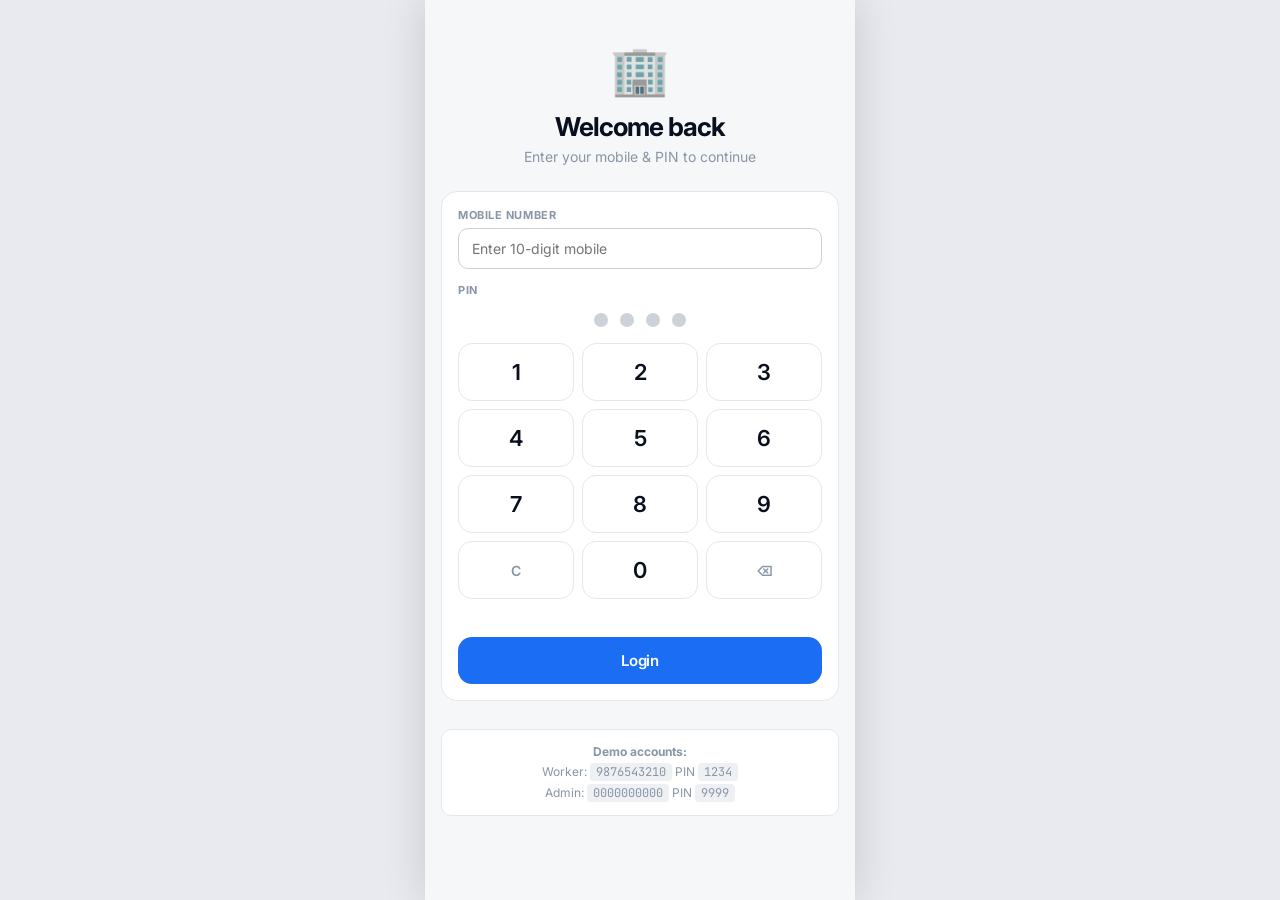
<file: index.html>
<!DOCTYPE html>
<html lang="en">
<head>
<meta charset="UTF-8">
<meta name="viewport" content="width=device-width, initial-scale=1.0, maximum-scale=1.0, user-scalable=no">
<meta name="theme-color" content="#1B6EF3">
<meta name="mobile-web-app-capable" content="yes">
<meta name="apple-mobile-web-app-capable" content="yes">
<meta name="apple-mobile-web-app-status-bar-style" content="black-translucent">
<meta name="apple-mobile-web-app-title" content="ApartmentCare">
<link rel="manifest" href="manifest.json">
<link rel="apple-touch-icon" href="icons/icon-192.png">
<title>ApartmentCare</title>
<link rel="stylesheet" href="css/app.css">
</head>
<body>

<div id="app">

  <!-- SPLASH -->
  <div id="screen-splash" class="screen active">
    <div class="splash-content">
      <div class="splash-icon">🏢</div>
      <div class="splash-title">ApartmentCare</div>
      <div class="splash-sub">Workforce Management</div>
      <div class="spinner"></div>
    </div>
  </div>

  <!-- LOGIN -->
  <div id="screen-login" class="screen">
    <div class="login-wrap">
      <div class="login-header">
        <div class="login-logo">🏢</div>
        <h1>Welcome back</h1>
        <p>Enter your mobile & PIN to continue</p>
      </div>
      <div class="card">
        <div class="field">
          <label class="field-label">Mobile Number</label>
          <input id="login-mobile" type="tel" class="field-input" placeholder="Enter 10-digit mobile" maxlength="10" inputmode="numeric">
        </div>
        <div class="field">
          <label class="field-label">PIN</label>
          <div class="pin-dots" id="pin-dots">
            <div class="dot" id="dot-0"></div>
            <div class="dot" id="dot-1"></div>
            <div class="dot" id="dot-2"></div>
            <div class="dot" id="dot-3"></div>
          </div>
          <div class="pin-pad">
            <button class="pin-btn" data-val="1">1</button>
            <button class="pin-btn" data-val="2">2</button>
            <button class="pin-btn" data-val="3">3</button>
            <button class="pin-btn" data-val="4">4</button>
            <button class="pin-btn" data-val="5">5</button>
            <button class="pin-btn" data-val="6">6</button>
            <button class="pin-btn" data-val="7">7</button>
            <button class="pin-btn" data-val="8">8</button>
            <button class="pin-btn" data-val="9">9</button>
            <button class="pin-btn pin-clear" data-action="clear">C</button>
            <button class="pin-btn" data-val="0">0</button>
            <button class="pin-btn pin-del" data-action="del">⌫</button>
          </div>
        </div>
        <div id="login-error" class="error-msg"></div>
        <button id="login-btn" class="btn btn-primary btn-full btn-lg">Login</button>
      </div>
      <div class="login-hint">
        <b>Demo accounts:</b><br>
        Worker: <code>9876543210</code> PIN <code>1234</code><br>
        Admin: <code>0000000000</code> PIN <code>9999</code>
      </div>
    </div>
  </div>

  <!-- WORKER HOME -->
  <div id="screen-worker-home" class="screen">
    <div class="hero-banner" id="worker-hero">
      <div class="hero-greeting" id="hero-greeting">Good morning</div>
      <div class="hero-name" id="hero-name">Worker</div>
      <div class="hero-stats" id="hero-stats"></div>
      <div class="hero-progress">
        <div class="prog-label">
          <span>Today's progress</span>
          <span id="hero-pct">0%</span>
        </div>
        <div class="progress-bar"><div class="progress-fill" id="hero-fill"></div></div>
      </div>
    </div>
    <div class="filter-bar" id="task-filter-bar">
      <button class="filter-chip active" data-filter="all">All</button>
      <button class="filter-chip" data-filter="pending">Pending</button>
      <button class="filter-chip" data-filter="completed">Done</button>
      <button class="filter-chip" data-filter="missed">Missed</button>
    </div>
    <div class="task-list" id="task-list"></div>
    <div class="bottom-nav" id="worker-nav">
      <button class="nav-item active" data-screen="worker-home" data-icon="🏠" data-label="Home"></button>
      <button class="nav-item" data-screen="worker-calendar" data-icon="📅" data-label="Calendar"></button>
      <button class="nav-item" data-screen="worker-history" data-icon="📋" data-label="History"></button>
      <button class="nav-item" data-screen="worker-settings" data-icon="⚙️" data-label="Settings"></button>
    </div>
  </div>

  <!-- TASK DETAIL / FORM -->
  <div id="screen-task-form" class="screen">
    <div class="topbar">
      <button class="back-btn" id="task-back">←</button>
      <div class="topbar-title" id="task-form-title">Task</div>
      <div class="badge" id="task-form-badge"></div>
    </div>
    <div class="scroll-area" id="task-form-body"></div>
    <div class="form-footer" id="task-form-footer"></div>
  </div>

  <!-- WORKER CALENDAR -->
  <div id="screen-worker-calendar" class="screen">
    <div class="topbar">
      <button class="back-btn" id="wcal-back">←</button>
      <div class="topbar-title">My Calendar</div>
    </div>
    <div class="scroll-area">
      <div class="card">
        <div class="cal-header">
          <button class="cal-nav-btn" id="wcal-prev">‹</button>
          <div class="cal-month-title" id="wcal-month"></div>
          <button class="cal-nav-btn" id="wcal-next">›</button>
        </div>
        <div class="cal-grid" id="wcal-grid"></div>
      </div>
      <div class="card" id="wcal-day-detail" style="display:none"></div>
    </div>
    <div class="bottom-nav">
      <button class="nav-item" data-screen="worker-home" data-icon="🏠" data-label="Home"></button>
      <button class="nav-item active" data-icon="📅" data-label="Calendar"></button>
      <button class="nav-item" data-screen="worker-history" data-icon="📋" data-label="History"></button>
      <button class="nav-item" data-screen="worker-settings" data-icon="⚙️" data-label="Settings"></button>
    </div>
  </div>

  <!-- WORKER HISTORY -->
  <div id="screen-worker-history" class="screen">
    <div class="topbar">
      <button class="back-btn" id="whist-back">←</button>
      <div class="topbar-title">Task History</div>
    </div>
    <div class="scroll-area" id="worker-history-list"></div>
    <div class="bottom-nav">
      <button class="nav-item" data-screen="worker-home" data-icon="🏠" data-label="Home"></button>
      <button class="nav-item" data-screen="worker-calendar" data-icon="📅" data-label="Calendar"></button>
      <button class="nav-item active" data-icon="📋" data-label="History"></button>
      <button class="nav-item" data-screen="worker-settings" data-icon="⚙️" data-label="Settings"></button>
    </div>
  </div>

  <!-- WORKER SETTINGS -->
  <div id="screen-worker-settings" class="screen">
    <div class="topbar">
      <button class="back-btn" id="wset-back">←</button>
      <div class="topbar-title">Settings</div>
    </div>
    <div class="scroll-area" id="worker-settings-body"></div>
    <div class="bottom-nav">
      <button class="nav-item" data-screen="worker-home" data-icon="🏠" data-label="Home"></button>
      <button class="nav-item" data-screen="worker-calendar" data-icon="📅" data-label="Calendar"></button>
      <button class="nav-item" data-screen="worker-history" data-icon="📋" data-label="History"></button>
      <button class="nav-item active" data-icon="⚙️" data-label="Settings"></button>
    </div>
  </div>

  <!-- ADMIN HOME -->
  <div id="screen-admin-home" class="screen">
    <div class="topbar">
      <div class="topbar-title">Admin Panel</div>
      <button class="btn btn-sm btn-ghost" id="admin-logout-btn">Logout</button>
    </div>
    <div class="admin-tabs" id="admin-tabs">
      <button class="admin-tab active" data-tab="dashboard">Dashboard</button>
      <button class="admin-tab" data-tab="workers">Workers</button>
      <button class="admin-tab" data-tab="templates">Templates</button>
      <button class="admin-tab" data-tab="assign">Assign</button>
      <button class="admin-tab" data-tab="calendar">Calendar</button>
      <button class="admin-tab" data-tab="settings">Settings</button>
    </div>
    <div class="scroll-area" id="admin-content"></div>
  </div>

  <!-- ADMIN: ADD WORKER SCREEN -->
  <div id="screen-admin-add-worker" class="screen">
    <div class="topbar">
      <button class="back-btn" id="add-worker-back">←</button>
      <div class="topbar-title">Add Worker</div>
    </div>
    <div class="scroll-area" id="add-worker-body"></div>
  </div>

  <!-- ADMIN: ADD TEMPLATE SCREEN -->
  <div id="screen-admin-add-template" class="screen">
    <div class="topbar">
      <button class="back-btn" id="add-tpl-back">←</button>
      <div class="topbar-title" id="add-tpl-title">New Template</div>
    </div>
    <div class="scroll-area" id="add-tpl-body"></div>
  </div>

  <!-- ADMIN: ASSIGN TASKS SCREEN -->
  <div id="screen-admin-assign" class="screen">
    <div class="topbar">
      <button class="back-btn" id="assign-back">←</button>
      <div class="topbar-title">Assign Tasks</div>
      <div class="badge badge-blue" id="assign-step-label">Step 1/4</div>
    </div>
    <div class="assign-steps" id="assign-steps-ui"></div>
    <div class="scroll-area" id="assign-content"></div>
    <div class="form-footer" id="assign-footer"></div>
  </div>

  <!-- OFFLINE BANNER -->
  <div id="offline-banner" class="offline-banner" style="display:none">
    📶 Offline — submissions saved locally, will sync when online
  </div>

  <!-- TOAST -->
  <div id="toast" class="toast"></div>

</div>

<script src="js/db.js"></script>
<script src="js/auth.js"></script>
<script src="js/tasks.js"></script>
<script src="js/admin.js"></script>
<script src="js/calendar.js"></script>
<script src="js/sync.js"></script>
<script src="js/app.js"></script>
</body>
</html>
</file>
<file: css/app.css>
@import url('https://fonts.googleapis.com/css2?family=Inter:wght@300;400;500;600;700&family=JetBrains+Mono:wght@400;500&family=Noto+Sans+Telugu:wght@400;500;600&display=swap');

*{box-sizing:border-box;margin:0;padding:0;-webkit-tap-highlight-color:transparent;-webkit-font-smoothing:antialiased}
:root{
  --f:'Inter',-apple-system,BlinkMacSystemFont,'Segoe UI',sans-serif;
  --fm:'JetBrains Mono','Fira Mono','Courier New',monospace;
  --ft:'Noto Sans Telugu',sans-serif;
  --blue:#1B6EF3;--blue-pale:#EBF2FF;--blue-dk:#1054C4;
  --emerald:#059669;--em-pale:#ECFDF5;
  --amber:#D97706;--am-pale:#FFFBEB;
  --rose:#E11D48;--rose-pale:#FFF1F2;
  --violet:#7C3AED;--vi-pale:#F5F3FF;
  --ink:#0A0F1E;--ink2:#3D4A5C;--ink3:#8896A7;
  --surface:#FFFFFF;--surface2:#F6F7F9;--surface3:#EEF0F3;
  --line:#E4E7EC;--line2:#CDD2DA;
  --r:14px;--rs:10px;
  --shadow:0 1px 3px rgba(0,0,0,.08),0 1px 2px rgba(0,0,0,.04);
}

html,body{height:100%;overflow:hidden;font-family:var(--f);background:#e8eaf0}

#app{
  width:100%;max-width:430px;height:100vh;margin:0 auto;
  position:relative;overflow:hidden;
  background:var(--surface2);
  box-shadow:0 0 40px rgba(0,0,0,.15);
}

.screen{
  position:absolute;inset:0;
  display:flex;flex-direction:column;
  background:var(--surface2);
  transform:translateX(100%);
  transition:transform .28s cubic-bezier(.25,.46,.45,.94);
  z-index:1;
}
.screen.active{transform:translateX(0);z-index:10}
.screen.prev{transform:translateX(-30%);z-index:1}

/* SPLASH */
.splash-content{
  flex:1;display:flex;flex-direction:column;
  align-items:center;justify-content:center;
  background:var(--blue);color:#fff;
}
.splash-icon{font-size:64px;margin-bottom:16px;animation:pop .5s ease}
.splash-title{font-size:28px;font-weight:700;letter-spacing:-.04em;margin-bottom:6px}
.splash-sub{font-size:14px;opacity:.7;font-weight:500}
.spinner{width:28px;height:28px;border:3px solid rgba(255,255,255,.3);border-top-color:#fff;border-radius:50%;animation:spin 1s linear infinite;margin-top:32px}
@keyframes spin{to{transform:rotate(360deg)}}
@keyframes pop{0%{transform:scale(.5);opacity:0}80%{transform:scale(1.1)}100%{transform:scale(1);opacity:1}}

/* TOPBAR */
.topbar{
  background:var(--surface);border-bottom:1px solid var(--line);
  padding:0 14px;height:52px;display:flex;align-items:center;gap:10px;
  flex-shrink:0;z-index:5;
}
.topbar-title{font-size:15px;font-weight:600;color:var(--ink);flex:1;letter-spacing:-.02em}
.back-btn{
  width:32px;height:32px;border-radius:8px;border:1px solid var(--line);
  background:var(--surface);cursor:pointer;font-size:16px;color:var(--ink2);
  display:flex;align-items:center;justify-content:center;flex-shrink:0;
  transition:.12s;
}
.back-btn:active{background:var(--surface3)}

/* HERO BANNER */
.hero-banner{
  background:var(--blue);color:#fff;
  padding:18px 16px 22px;flex-shrink:0;
}
.hero-greeting{font-size:12px;font-weight:500;opacity:.65;margin-bottom:2px}
.hero-name{font-size:24px;font-weight:700;letter-spacing:-.04em;margin-bottom:14px}
.hero-stats{display:flex;gap:20px;margin-bottom:14px}
.hero-stat{text-align:center}
.hero-stat-n{font-size:22px;font-weight:700;letter-spacing:-.03em;line-height:1}
.hero-stat-l{font-size:10px;font-weight:600;opacity:.6;margin-top:2px;letter-spacing:.04em}
.prog-label{display:flex;justify-content:space-between;font-size:11px;opacity:.7;margin-bottom:5px;font-weight:500}
.progress-bar{background:rgba(255,255,255,.25);height:4px;border-radius:2px;overflow:hidden}
.progress-fill{height:100%;background:#6EE7B7;border-radius:2px;transition:.4s}

/* FILTER BAR */
.filter-bar{
  display:flex;gap:6px;padding:10px 14px;
  background:var(--surface);border-bottom:1px solid var(--line);
  flex-shrink:0;overflow-x:auto;scrollbar-width:none;
}
.filter-bar::-webkit-scrollbar{display:none}
.filter-chip{
  padding:5px 14px;border-radius:20px;border:1px solid var(--line2);
  background:var(--surface);color:var(--ink3);font-size:12px;font-weight:600;
  cursor:pointer;white-space:nowrap;font-family:var(--f);transition:.12s;
}
.filter-chip.active{background:var(--blue);color:#fff;border-color:var(--blue)}

/* SCROLL AREA */
.scroll-area{flex:1;overflow-y:auto;padding:14px;-webkit-overflow-scrolling:touch;overscroll-behavior:contain}

/* TASK LIST */
.task-list{flex:1;overflow-y:auto;-webkit-overflow-scrolling:touch}
.task-group-header{
  padding:10px 14px 4px;font-size:11px;font-weight:700;
  color:var(--ink3);letter-spacing:.06em;text-transform:uppercase;
  background:var(--surface2);
}
.task-item{
  display:flex;align-items:center;gap:12px;padding:13px 14px;
  border-bottom:1px solid var(--line);cursor:pointer;
  background:var(--surface);transition:.12s;
}
.task-item:active{background:var(--surface2)}
.task-item.hidden{display:none}
.task-icon{
  width:42px;height:42px;border-radius:11px;
  display:flex;align-items:center;justify-content:center;font-size:20px;flex-shrink:0;
}
.task-info{flex:1;min-width:0}
.task-name{font-size:14px;font-weight:600;color:var(--ink);letter-spacing:-.01em;white-space:nowrap;overflow:hidden;text-overflow:ellipsis}
.task-meta{font-size:12px;color:var(--ink3);margin-top:2px}
.task-arrow{color:var(--ink3);font-size:16px;flex-shrink:0}
.empty-state{text-align:center;padding:48px 24px;color:var(--ink3)}
.empty-state-icon{font-size:40px;margin-bottom:12px}
.empty-state-title{font-size:16px;font-weight:600;color:var(--ink2);margin-bottom:4px}

/* BOTTOM NAV */
.bottom-nav{
  background:var(--surface);border-top:1px solid var(--line);
  display:flex;flex-shrink:0;padding:6px 0 max(10px, env(safe-area-inset-bottom));
}
.nav-item{
  flex:1;display:flex;flex-direction:column;align-items:center;gap:2px;
  cursor:pointer;padding:4px 0;border:none;background:none;font-family:var(--f);
  position:relative;
}
.nav-item::before{content:attr(data-icon);font-size:20px;line-height:1.2}
.nav-item::after{content:attr(data-label);font-size:10px;font-weight:600;color:var(--ink3);letter-spacing:.01em}
.nav-item.active::after{color:var(--blue)}
.nav-badge{
  position:absolute;top:2px;right:calc(50% - 16px);
  width:7px;height:7px;background:var(--rose);border-radius:50%;
  border:1.5px solid var(--surface);
}

/* BADGES */
.badge{display:inline-flex;align-items:center;padding:4px 9px;border-radius:6px;font-size:11px;font-weight:600;letter-spacing:.01em}
.badge-done,.badge-completed{background:var(--em-pale);color:var(--emerald)}
.badge-pending{background:var(--am-pale);color:var(--amber)}
.badge-missed{background:var(--rose-pale);color:var(--rose)}
.badge-blue{background:var(--blue-pale);color:var(--blue)}
.badge-violet{background:var(--vi-pale);color:var(--violet)}
.badge-gray{background:var(--surface3);color:var(--ink3)}

/* CARDS */
.card{
  background:var(--surface);border-radius:16px;border:1px solid var(--line);
  padding:16px;margin-bottom:12px;
}
.card-flat{
  background:var(--surface2);border-radius:12px;border:1px solid var(--line);
  padding:12px;margin-bottom:8px;
}
.section-header{font-size:11px;font-weight:700;color:var(--ink3);letter-spacing:.06em;text-transform:uppercase;padding:10px 0 6px}

/* BUTTONS */
.btn{
  display:inline-flex;align-items:center;justify-content:center;gap:7px;
  border:none;cursor:pointer;font-family:var(--f);font-weight:600;
  border-radius:var(--r);transition:.12s;letter-spacing:-.01em;
  -webkit-tap-highlight-color:transparent;
}
.btn-full{width:100%}
.btn-lg{padding:14px 20px;font-size:15px;border-radius:14px}
.btn-md{padding:10px 18px;font-size:14px}
.btn-sm{padding:7px 14px;font-size:12px;border-radius:8px}
.btn-primary{background:var(--blue);color:#fff}
.btn-primary:active{background:var(--blue-dk)}
.btn-success{background:var(--emerald);color:#fff}
.btn-success:active{background:#047857}
.btn-danger{background:var(--rose);color:#fff}
.btn-outline{background:var(--surface);color:var(--ink);border:1px solid var(--line2)}
.btn-outline:active{background:var(--surface2)}
.btn-ghost{background:transparent;color:var(--ink2);border:1px solid var(--line)}
.btn-ghost:active{background:var(--surface2)}
.btn-warn{background:var(--amber);color:#fff}
.btn[disabled]{opacity:.5;cursor:not-allowed}

/* FORM ELEMENTS */
.field{margin-bottom:14px}
.field-label{display:block;font-size:11px;font-weight:700;color:var(--ink3);letter-spacing:.05em;text-transform:uppercase;margin-bottom:6px}
.field-input{
  width:100%;border:1.5px solid var(--line2);border-radius:10px;
  padding:11px 13px;font-size:14px;font-family:var(--f);
  color:var(--ink);background:var(--surface);outline:none;transition:.15s;
  -webkit-appearance:none;
}
.field-input:focus{border-color:var(--blue);box-shadow:0 0 0 3px rgba(27,110,243,.12)}
.field-input.error{border-color:var(--rose)}
select.field-input{
  background-image:url("data:image/svg+xml,%3Csvg xmlns='http://www.w3.org/2000/svg' width='12' height='8'%3E%3Cpath d='M1 1l5 5 5-5' stroke='%238896A7' stroke-width='1.5' fill='none' stroke-linecap='round'/%3E%3C/svg%3E");
  background-repeat:no-repeat;background-position:right 12px center;
  appearance:none;cursor:pointer;
}
textarea.field-input{resize:vertical;min-height:80px;line-height:1.5}
input[type=checkbox].checkbox{width:20px;height:20px;accent-color:var(--blue);cursor:pointer;flex-shrink:0;border-radius:4px}
.checkbox-row{display:flex;align-items:center;gap:10px;padding:11px 14px;border-bottom:1px solid var(--line);cursor:pointer}
.checkbox-row:last-child{border-bottom:none}
.checkbox-row label{font-size:14px;font-weight:500;cursor:pointer;flex:1}

/* PIN */
.pin-dots{display:flex;gap:12px;justify-content:center;margin:16px 0}
.dot{width:14px;height:14px;border-radius:50%;background:var(--line2);transition:.15s}
.dot.active{background:var(--blue);transform:scale(1.15)}
.pin-pad{display:grid;grid-template-columns:repeat(3,1fr);gap:8px;margin-top:12px}
.pin-btn{
  background:var(--surface);border:1px solid var(--line);border-radius:14px;
  padding:15px;font-size:22px;font-weight:600;cursor:pointer;text-align:center;
  color:var(--ink);font-family:var(--f);transition:.12s;letter-spacing:-.02em;
  -webkit-tap-highlight-color:transparent;
}
.pin-btn:active{background:var(--blue-pale);border-color:var(--blue);color:var(--blue)}
.pin-clear,.pin-del{font-size:14px;color:var(--ink3)}

/* LOGIN */
.login-wrap{flex:1;overflow-y:auto;padding:20px 16px 32px;display:flex;flex-direction:column;gap:16px}
.login-header{text-align:center;padding:20px 0 10px}
.login-logo{font-size:48px;margin-bottom:12px}
.login-header h1{font-size:26px;font-weight:700;letter-spacing:-.04em;margin-bottom:6px;color:var(--ink)}
.login-header p{font-size:14px;color:var(--ink3)}
.login-hint{font-size:12px;color:var(--ink3);text-align:center;line-height:1.7;background:var(--surface);padding:12px;border-radius:10px;border:1px solid var(--line)}
.login-hint code{background:var(--surface3);padding:1px 6px;border-radius:4px;font-family:var(--fm);font-size:12px}

/* FORM FOOTER */
.form-footer{
  background:var(--surface);border-top:1px solid var(--line);
  padding:14px;flex-shrink:0;
}

/* TASK FORM */
.task-header-info{
  background:var(--blue-pale);border-radius:12px;padding:13px 14px;
  margin-bottom:14px;display:flex;align-items:center;gap:12px;
}
.task-header-icon{font-size:24px}
.task-header-meta .cat{font-size:12px;font-weight:600;color:var(--blue)}
.task-header-meta .time{font-size:11px;color:var(--ink3);margin-top:2px}

.image-upload-area{
  border:2px dashed var(--line2);border-radius:12px;padding:22px;
  text-align:center;cursor:pointer;color:var(--ink3);transition:.15s;
  background:var(--surface2);
}
.image-upload-area:active{border-color:var(--blue);background:var(--blue-pale)}
.image-upload-area.has-file{border-style:solid;border-color:var(--emerald);background:var(--em-pale);color:var(--emerald)}
.upload-icon{font-size:28px;margin-bottom:6px}
.upload-label{font-size:13px;font-weight:600;margin-bottom:3px}
.upload-hint{font-size:11px;opacity:.7}

/* SUBMISSION SUCCESS */
.success-screen{flex:1;display:flex;flex-direction:column;align-items:center;justify-content:center;padding:40px 24px;text-align:center}
.success-icon{width:80px;height:80px;border-radius:24px;background:var(--em-pale);display:flex;align-items:center;justify-content:center;font-size:40px;margin:0 auto 20px}
.success-title{font-size:26px;font-weight:700;letter-spacing:-.04em;color:var(--ink);margin-bottom:6px}
.success-sub{font-size:14px;color:var(--ink3);margin-bottom:10px}
.record-id{font-family:var(--fm);font-size:11px;background:var(--surface3);padding:7px 14px;border-radius:7px;color:var(--ink2);margin-bottom:8px;display:inline-block}
.sync-status{font-size:12px;font-weight:600;margin-bottom:28px}
.sync-status.online{color:var(--emerald)}
.sync-status.offline{color:var(--amber)}

/* CALENDAR */
.cal-header{display:flex;align-items:center;justify-content:space-between;margin-bottom:12px}
.cal-nav-btn{background:none;border:1px solid var(--line);border-radius:8px;width:32px;height:32px;font-size:18px;cursor:pointer;color:var(--ink2);display:flex;align-items:center;justify-content:center}
.cal-month-title{font-size:15px;font-weight:600;letter-spacing:-.02em;color:var(--ink)}
.cal-grid{display:grid;grid-template-columns:repeat(7,1fr);gap:2px}
.cal-day-hdr{text-align:center;font-size:11px;font-weight:600;color:var(--ink3);padding:4px 0}
.cal-cell{
  min-height:44px;border-radius:8px;display:flex;flex-direction:column;
  align-items:center;justify-content:center;cursor:pointer;padding:2px;
  transition:.12s;position:relative;
}
.cal-cell:active{background:var(--blue-pale)}
.cal-cell.today{background:var(--blue)!important}
.cal-cell.today .cal-num{color:#fff}
.cal-cell.selected{background:var(--blue-pale)}
.cal-num{font-size:13px;font-weight:600;letter-spacing:-.01em;color:var(--ink)}
.cal-dot{width:5px;height:5px;border-radius:50%;margin-top:2px}
.cal-dot.done{background:var(--emerald)}
.cal-dot.pending{background:var(--amber)}
.cal-dot.missed{background:var(--rose)}
.cal-dot.today{background:rgba(255,255,255,.7)}

.cal-day-detail{padding:14px}
.cal-day-title{font-size:14px;font-weight:600;margin-bottom:10px;color:var(--ink)}
.cal-day-stats{display:flex;justify-content:space-around;text-align:center;margin-bottom:10px}
.cal-day-stat-n{font-size:20px;font-weight:700;letter-spacing:-.03em}
.cal-day-stat-l{font-size:11px;color:var(--ink3);margin-top:2px}

/* HISTORY */
.history-item{
  display:flex;align-items:center;gap:12px;padding:12px 14px;
  border-bottom:1px solid var(--line);background:var(--surface);
}
.hist-icon{width:38px;height:38px;border-radius:10px;display:flex;align-items:center;justify-content:center;font-size:18px;flex-shrink:0}

/* SETTINGS */
.profile-card{display:flex;align-items:center;gap:14px}
.profile-avatar{width:52px;height:52px;border-radius:50%;display:flex;align-items:center;justify-content:center;font-size:16px;font-weight:700;flex-shrink:0;background:var(--blue-pale);color:var(--blue)}
.profile-name{font-size:16px;font-weight:600;letter-spacing:-.02em;color:var(--ink)}
.profile-role{font-size:12px;color:var(--ink3);margin-top:2px}
.settings-item{
  display:flex;align-items:center;justify-content:space-between;
  padding:14px 0;border-bottom:1px solid var(--line);cursor:pointer;
}
.settings-item:last-child{border-bottom:none}
.settings-item-label{font-size:14px;font-weight:500;color:var(--ink)}
.settings-item-value{font-size:13px;color:var(--ink3)}
.toggle{
  width:42px;height:24px;border-radius:12px;background:var(--line2);
  position:relative;cursor:pointer;transition:.2s;border:none;flex-shrink:0;
}
.toggle.on{background:var(--emerald)}
.toggle::after{
  content:'';position:absolute;width:18px;height:18px;border-radius:50%;
  background:#fff;top:3px;left:3px;transition:.2s;box-shadow:0 1px 3px rgba(0,0,0,.2);
}
.toggle.on::after{left:21px}

/* ADMIN TABS */
.admin-tabs{
  display:flex;border-bottom:1px solid var(--line);background:var(--surface);
  flex-shrink:0;overflow-x:auto;scrollbar-width:none;padding:0 6px;
}
.admin-tabs::-webkit-scrollbar{display:none}
.admin-tab{
  padding:11px 14px;font-size:12px;font-weight:600;color:var(--ink3);
  cursor:pointer;border:none;background:none;font-family:var(--f);
  border-bottom:2px solid transparent;margin-bottom:-1px;
  white-space:nowrap;transition:.12s;flex-shrink:0;
}
.admin-tab.active{color:var(--blue);border-bottom-color:var(--blue)}

/* ADMIN DASHBOARD */
.stats-grid{display:grid;grid-template-columns:1fr 1fr;gap:8px;margin-bottom:12px}
.stat-card{background:var(--surface);border:1px solid var(--line);border-radius:14px;padding:14px}
.stat-number{font-size:28px;font-weight:700;letter-spacing:-.04em;line-height:1}
.stat-label{font-size:11px;font-weight:600;color:var(--ink3);margin-top:3px}
.progress-card{}
.progress-big-num{font-size:32px;font-weight:700;letter-spacing:-.05em}
.prog-bar-full{height:6px;background:var(--line);border-radius:3px;overflow:hidden;margin:8px 0 5px}
.prog-bar-fill{height:100%;border-radius:3px;transition:.5s}
.prog-foot{display:flex;justify-content:space-between;font-size:11px;color:var(--ink3)}

/* WORKER LIST ITEM */
.worker-list-item{
  display:flex;align-items:center;gap:12px;padding:12px 14px;
  border-bottom:1px solid var(--line);background:var(--surface);
}
.worker-list-item:last-child{border-bottom:none}
.worker-avatar{width:38px;height:38px;border-radius:50%;display:flex;align-items:center;justify-content:center;font-size:13px;font-weight:700;flex-shrink:0}
.worker-info{flex:1;min-width:0}
.worker-name{font-size:14px;font-weight:600;color:var(--ink)}
.worker-meta{font-size:12px;color:var(--ink3);margin-top:2px}
.worker-actions{display:flex;gap:6px}

.perf-row{display:flex;align-items:center;gap:10px;padding:11px 14px;border-bottom:1px solid var(--line)}
.perf-row:last-child{border-bottom:none}
.perf-bar{height:4px;background:var(--line);border-radius:2px;margin-top:4px;overflow:hidden}
.perf-fill{height:100%;border-radius:2px}

/* TEMPLATE CARDS */
.tpl-card{
  border-radius:12px;border:1px solid var(--line);border-left-width:3px;
  padding:13px 14px;margin-bottom:8px;background:var(--surface);cursor:pointer;
  transition:.12s;
}
.tpl-card:active{background:var(--surface2)}
.tpl-name{font-size:14px;font-weight:600;color:var(--ink);margin-bottom:3px}
.tpl-meta{font-size:12px;color:var(--ink3)}
.tpl-actions{display:flex;gap:6px;margin-top:10px}

/* ASSIGN WIZARD */
.assign-steps{
  display:flex;align-items:center;padding:14px 16px 0;flex-shrink:0;
  background:var(--surface2);
}
.step-dot{
  width:28px;height:28px;border-radius:50%;display:flex;align-items:center;
  justify-content:center;font-size:12px;font-weight:700;flex-shrink:0;transition:.2s;
}
.step-dot.done{background:var(--emerald);color:#fff}
.step-dot.current{background:var(--blue);color:#fff;box-shadow:0 0 0 4px var(--blue-pale)}
.step-dot.upcoming{background:var(--line);color:var(--ink3)}
.step-line{flex:1;height:2px;background:var(--line);margin:0 4px;transition:.3s}
.step-line.done{background:var(--emerald)}

.freq-grid{display:grid;grid-template-columns:repeat(3,1fr);gap:8px;margin-bottom:14px}
.freq-btn{
  padding:10px 6px;border-radius:10px;border:1.5px solid var(--line);
  background:var(--surface);font-size:12px;font-weight:600;color:var(--ink3);
  cursor:pointer;text-align:center;transition:.12s;font-family:var(--f);
}
.freq-btn.active{background:var(--blue-pale);border-color:var(--blue);color:var(--blue)}

.selectable{
  display:flex;align-items:center;gap:10px;padding:12px 14px;
  border-bottom:1px solid var(--line);cursor:pointer;background:var(--surface);
  transition:.12s;
}
.selectable:last-child{border-bottom:none}
.selectable:active{background:var(--surface2)}
.selectable.selected{background:var(--blue-pale)}
.selectable input[type=checkbox]{width:18px;height:18px;accent-color:var(--blue);cursor:pointer;flex-shrink:0}

.review-row{display:flex;justify-content:space-between;align-items:center;padding:9px 0;border-bottom:1px solid var(--line);font-size:13px}
.review-row:last-child{border-bottom:none}
.review-label{color:var(--ink3)}
.review-value{font-weight:600;color:var(--ink)}
.review-total{font-size:20px;font-weight:700;color:var(--emerald)}

/* OFFLINE BANNER */
.offline-banner{
  position:absolute;bottom:0;left:0;right:0;z-index:100;
  background:var(--amber);color:#fff;font-size:12px;font-weight:600;
  text-align:center;padding:8px 14px;
  animation:slideUp .3s ease;
}
@keyframes slideUp{from{transform:translateY(100%)}to{transform:translateY(0)}}

/* TOAST */
.toast{
  position:absolute;bottom:80px;left:50%;transform:translateX(-50%) translateY(20px);
  background:var(--ink);color:#fff;padding:10px 20px;border-radius:20px;
  font-size:13px;font-weight:500;white-space:nowrap;
  opacity:0;transition:.25s;z-index:200;pointer-events:none;
  max-width:90%;text-align:center;
}
.toast.visible{opacity:1;transform:translateX(-50%) translateY(0)}

/* ERROR */
.error-msg{font-size:12px;color:var(--rose);text-align:center;min-height:18px;margin:6px 0;font-weight:500}
.field-error{font-size:11px;color:var(--rose);margin-top:4px;font-weight:500}

/* OFFLINE / SYNC QUEUE */
.sync-queue-item{
  border-left:3px solid var(--amber);border-radius:0 12px 12px 0;
  padding:12px 14px;margin-bottom:8px;background:var(--surface);
  border-top:1px solid var(--line);border-right:1px solid var(--line);border-bottom:1px solid var(--line);
}
.sync-queue-id{font-family:var(--fm);font-size:10px;color:var(--ink3);margin-top:4px}

/* CONFIRMATION DIALOG */
.dialog-overlay{
  position:absolute;inset:0;background:rgba(0,0,0,.45);
  z-index:50;display:flex;align-items:flex-end;
}
.dialog-box{
  background:var(--surface);border-radius:20px 20px 0 0;padding:20px 16px 32px;
  width:100%;
}
.dialog-title{font-size:18px;font-weight:700;letter-spacing:-.03em;margin-bottom:8px;color:var(--ink)}
.dialog-body{font-size:14px;color:var(--ink3);margin-bottom:20px;line-height:1.6}
.dialog-actions{display:flex;gap:10px}

/* CHIP */
.chip{display:inline-flex;align-items:center;padding:5px 12px;border-radius:8px;font-size:12px;font-weight:600;margin:3px;cursor:pointer;border:1.5px solid var(--line2);background:var(--surface);color:var(--ink3);transition:.12s;font-family:var(--f)}
.chip.selected{background:var(--blue);color:#fff;border-color:var(--blue)}

/* ADMIN CALENDAR */
.admin-cal-legend{display:flex;gap:14px;font-size:11px;font-weight:600;margin-bottom:12px}
.legend-dot{width:8px;height:8px;border-radius:50%;display:inline-block;margin-right:4px}
.drill-row{display:flex;align-items:center;gap:10px;padding:10px 0;border-bottom:1px solid var(--line)}
.drill-row:last-child{border-bottom:none}

/* LANG */
.lang-preview-box{background:var(--surface2);border-radius:12px;padding:14px;margin-top:10px}

/* NOTIFICATIONS */
.notif-item{display:flex;gap:11px;padding:13px 0;border-bottom:1px solid var(--line)}
.notif-item:last-child{border-bottom:none}
.notif-ico{width:40px;height:40px;border-radius:11px;display:flex;align-items:center;justify-content:center;font-size:18px;flex-shrink:0}
.notif-unread{width:7px;height:7px;border-radius:50%;background:var(--blue);flex-shrink:0;margin-top:5px;flex-shrink:0}

/* ANIMATIONS */
@keyframes fadeIn{from{opacity:0;transform:translateY(8px)}to{opacity:1;transform:translateY(0)}}
.fade-in{animation:fadeIn .2s ease both}

/* UTILITIES */
.mt-8{margin-top:8px}
.mt-12{margin-top:12px}
.mt-16{margin-top:16px}
.mb-12{margin-bottom:12px}
.flex{display:flex}
.flex-1{flex:1}
.gap-8{gap:8px}
.gap-10{gap:10px}
.items-center{align-items:center}
.justify-between{justify-content:space-between}
.text-muted{color:var(--ink3)}
.text-sm{font-size:12px}
.font-mono{font-family:var(--fm)}
.text-rose{color:var(--rose)}
.text-emerald{color:var(--emerald)}
.text-amber{color:var(--amber)}
.fw-600{font-weight:600}
.fw-700{font-weight:700}
.rounded{border-radius:var(--r);overflow:hidden;border:1px solid var(--line)}
</file>
